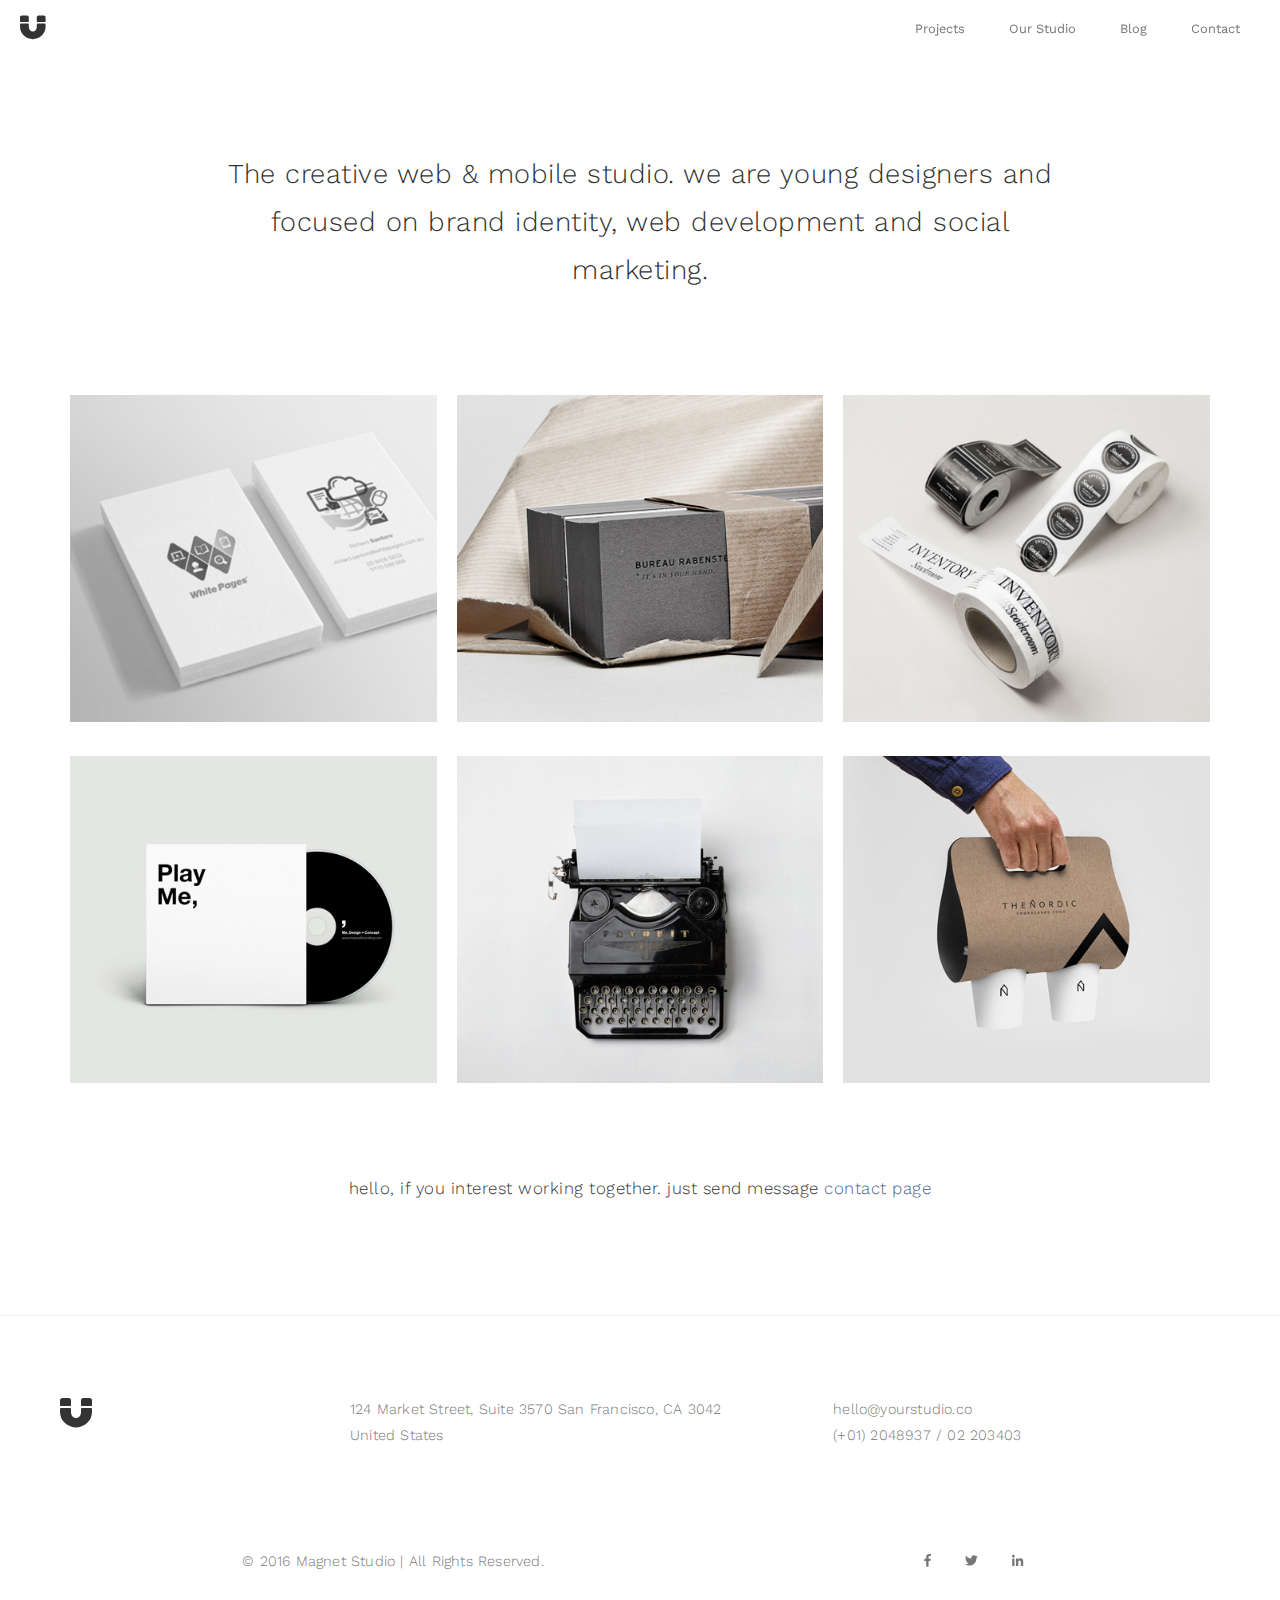
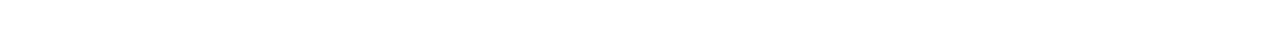
<file: index.html>
<!DOCTYPE html>
<html lang="en">

<head>
    <meta charset="UTF-8">
    <meta name="viewport" content="width=device-width, initial-scale=1.0">
    <meta http-equiv="X-UA-Compatible" content="ie=edge">
    <title>Magnet</title>
    <link rel="icon" type="image/png" sizes="16x16" href="images/favicon-16x16.png">
    <link href="https://fonts.googleapis.com/css?family=Work+Sans:300,400,700" rel="stylesheet">
    <link rel="stylesheet" href="css/normalize.min.css">
    <link rel="stylesheet" href="css/style.css">
</head>

<body>
    <nav class="navigation">
        <div class="container navigation__container">
            <div class="navigation__logo">
                <a href="index.html">
                    <span class="fas fa-magnet"></span>
                </a>
            </div>
            <button class="navigation__hamburger"></button>
            <div class="navigation__hidden-menu">
                <ul class="navigation__list">
                    <li class="list__item">
                        <a href="index.html">Projects</a>
                    </li>
                    <li class="list__item">
                        <a href="our-studio.html">Our Studio</a>
                    </li>
                    <li class="list__item">
                        <a href="blog.html">Blog</a>
                    </li>
                    <li class="list__item">
                        <a href="contact.html">Contact</a>
                    </li>
                </ul>
            </div>
        </div>
    </nav>
    <header class="main-header">
        <div class="container">
            <h1 class="main-header__header">The creative web & mobile studio. we are young designers and focused on brand identity, web development and social
                marketing.
            </h1>
        </div>
    </header>
    <section class="portfolio">
        <div class="container portfolio__container">
            <div class="col-12 col-6-md col-4-lg">
                <div class="portfolio__project">
                    <a href="project.html">
                        <img src="images/portfolio-img1.jpg">
                        <div class="portfolio__overlay">
                            <h3 class="overlay__header">Project Name</h3>
                            <p class="overlay__paragraph">Brand Identity</p>
                        </div>
                    </a>
                </div>
            </div>
            <div class="col-12 col-6-md col-4-lg">
                <div class="portfolio__project">
                    <a href="project.html">
                        <img src="images/portfolio-img2.jpg">
                        <div class="portfolio__overlay">
                            <h3 class="overlay__header">Project Name</h3>
                            <p class="overlay__paragraph">web development</p>
                        </div>
                    </a>
                </div>
            </div>
            <div class="col-12 col-6-md col-4-lg">
                <div class="portfolio__project">
                    <a href="project.html">
                        <img src="images/portfolio-img3.jpg">
                        <div class="portfolio__overlay">
                            <h3 class="overlay__header">Project Name</h3>
                            <p class="overlay__paragraph">mobile app</p>
                        </div>
                    </a>
                </div>
            </div>
            <div class="col-12 col-6-md col-4-lg">
                <div class="portfolio__project">
                    <a href="project.html">
                        <img src="images/portfolio-img4.jpg">
                        <div class="portfolio__overlay">
                            <h3 class="overlay__header">Project Name</h3>
                            <p class="overlay__paragraph">Logo design</p>
                        </div>
                    </a>
                </div>
            </div>
            <div class="col-12 col-6-md col-4-lg">
                <div class="portfolio__project">
                    <a href="project.html">
                        <img src="images/portfolio-img5.jpg">
                        <div class="portfolio__overlay">
                            <h3 class="overlay__header">Project Name</h3>
                            <p class="overlay__paragraph">social marketing</p>
                        </div>
                    </a>
                </div>
            </div>
            <div class="col-12 col-6-md col-4-lg">
                <div class="portfolio__project">
                    <a href="project.html">
                        <img src="images/portfolio-img6.jpg">
                        <div class="portfolio__overlay">
                            <h3 class="overlay__header">Project Name</h3>
                            <p class="overlay__paragraph">fyler disign</p>
                        </div>
                    </a>
                </div>
            </div>
        </div>
        <header>
            <h3 class="portfolio__header">hello, if you interest working together. just send message
                <a href="contact.html">contact page</a>
            </h3>
        </header>
    </section>
    <footer>
        <div class="container">
            <div class="col-12 col-3-md">
                <span class="fas fa-magnet"></span>
            </div>
            <div class="col-12 col-4-md">
                <p class="footer__paragraph">124 Market Street, Suite 3570 San Francisco, CA 3042 United States</p>
            </div>
            <div class="col-12 col-4-md col-offset-1">
                <p class="footer__paragraph footer__email">hello@yourstudio.co</p>
                <p class="footer__paragraph footer__phone">(+01) 2048937 / 02 203403</p>
            </div>
            <div class="col-12">
                <div class="footer__copyrights-container">
                    <p class="footer__paragraph">&copy; 2016 Magnet Studio | All Rights Reserved.</p>
                    <div class="footer__social-media">
                        <a href='https://www.facebook.com' target="_blank">
                            <span class="fab fa-facebook-f"></span>
                        </a>
                        <a href='https://twitter.com/' target="_blank">
                            <span class="fab fa-twitter"></span>
                        </a>
                        <a href='https://www.linkedin.com/' target="_blank">
                            <span class="fab fa-linkedin-in"></span>
                        </a>
                    </div>
                </div>
            </div>
        </div>
    </footer>
    <script src="JS/fontawesome-all.min.js"></script>
    <script src="JS/jquery-3.3.1.min.js"></script>
    <script src="JS/scripts.js"></script>
</body>

</html>
</file>
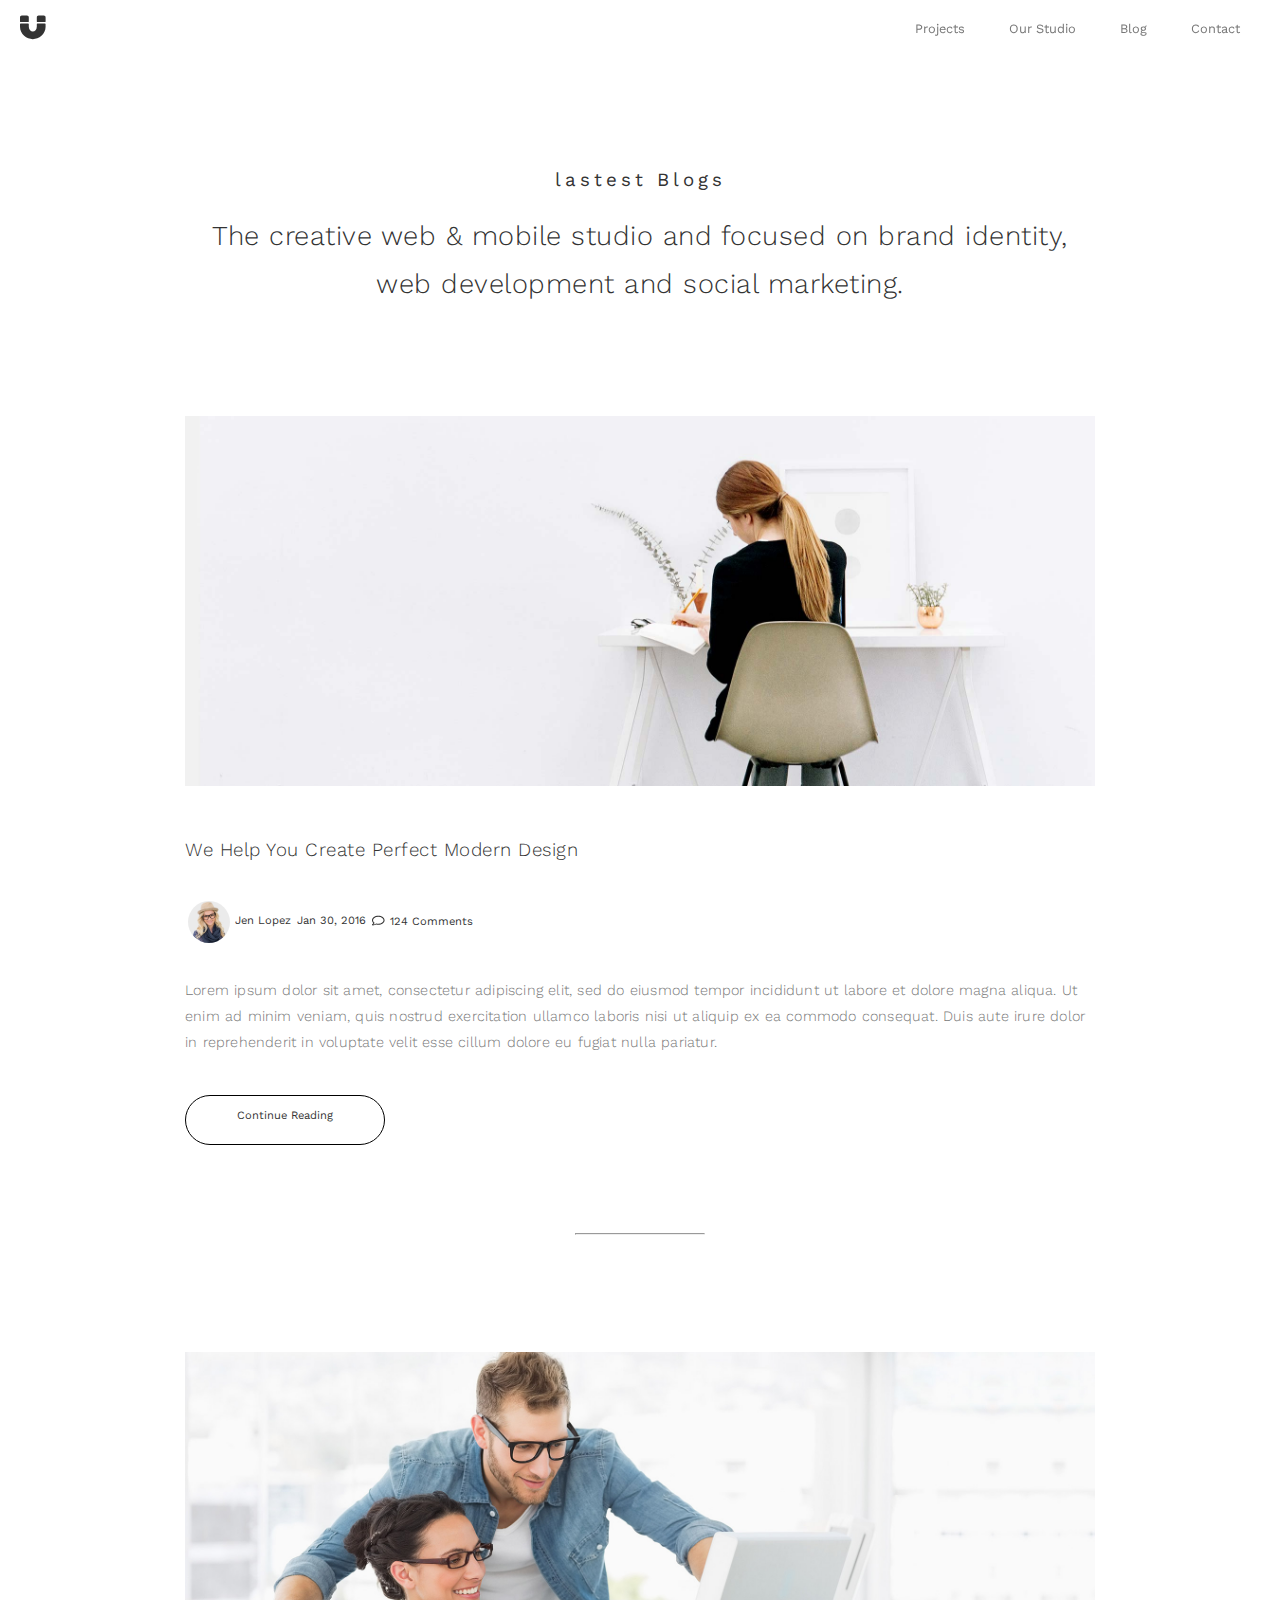
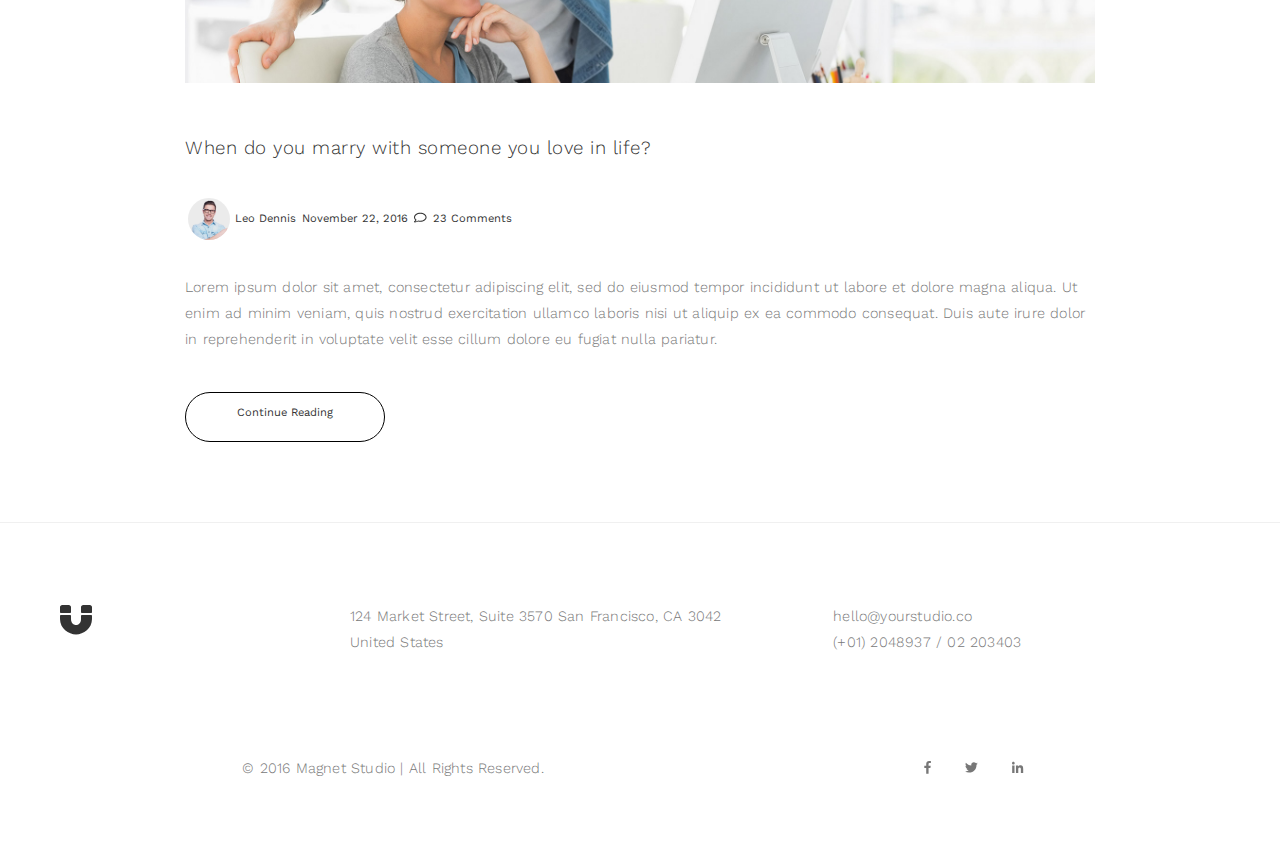
<file: blog.html>
<!DOCTYPE html>
<html lang="en">

<head>
    <meta charset="UTF-8">
    <meta name="viewport" content="width=device-width, initial-scale=1.0">
    <meta http-equiv="X-UA-Compatible" content="ie=edge">
    <title>Magnet</title>
    <link rel="icon" type="image/png" sizes="16x16" href="images/favicon-16x16.png">
    <link href="https://fonts.googleapis.com/css?family=Work+Sans:300,400,700" rel="stylesheet">
    <link rel="stylesheet" href="css/normalize.min.css">
    <link rel="stylesheet" href="css/style.css">
</head>

<body>
    <nav class="navigation">
        <div class="container navigation__container">
            <div class="navigation__logo">
                <a href="index.html">
                    <span class="fas fa-magnet"></span>
                </a>
            </div>
            <button class="navigation__hamburger"></button>
            <div class="navigation__hidden-menu">
                <ul class="navigation__list">
                    <li class="list__item">
                        <a href="index.html">Projects</a>
                    </li>
                    <li class="list__item">
                        <a href="our-studio.html">Our Studio</a>
                    </li>
                    <li class="list__item">
                        <a href="blog.html">Blog</a>
                    </li>
                    <li class="list__item">
                        <a href="contact.html">Contact</a>
                    </li>
                </ul>
            </div>
        </div>
    </nav>
    <header class="blog__header">
        <div class="container">
            <h3 class="article__title">lastest Blogs</h3>
            <h2 class="main-header__header">The creative web & mobile studio and focused on brand identity, web development and social marketing.</h2>
        </div>
    </header>
    <article class="blog__post">
        <div class="container">
            <div class="row">
                <div class="col-12">
                    <div class="blog__image-container">
                        <img class="blog__image" src="images/blog-image1.jpg" alt="article">
                    </div>
                </div>
                <h3>We Help You Create Perfect Modern Design</h3>
                <div class="blog-post__comment">
                    <span class="blog-post__image">
                        <img src="images/author-image1.jpg" alt="author">Jen Lopez</span>
                    <span>Jan 30, 2016</span>
                    <span>
                        <span class="far fa-comment"></span>&ensp;124 Comments</span>
                </div>
                <p>Lorem ipsum dolor sit amet, consectetur adipiscing elit, sed do eiusmod tempor incididunt ut labore et dolore
                    magna aliqua. Ut enim ad minim veniam, quis nostrud exercitation ullamco laboris nisi ut aliquip ex ea
                    commodo consequat. Duis aute irure dolor in reprehenderit in voluptate velit esse cillum dolore eu fugiat
                    nulla pariatur.</p>
                <a href="post.html" class="blog-post__button">Continue Reading</a>
            </div>
        </div>
    </article>
    <hr width="10%" align="center">
    <article class="blog__post">
        <div class="container">
            <div class="row">
                <div class="col-12">
                    <div class="blog__image-container">
                        <img class="blog__image" src="images/blog-image2.jpg" alt="article">
                    </div>
                </div>
                <h3>When do you marry with someone you love in life?</h3>
                <div class="blog-post__comment">
                    <span class="blog-post__image">
                        <img src="images/author-image2.jpg" alt="author">Leo Dennis</span>
                    <span>November 22, 2016</span>
                    <span>
                        <span class="far fa-comment"></span>&ensp;23 Comments</span>
                </div>
                <p>Lorem ipsum dolor sit amet, consectetur adipiscing elit, sed do eiusmod tempor incididunt ut labore et dolore
                    magna aliqua. Ut enim ad minim veniam, quis nostrud exercitation ullamco laboris nisi ut aliquip ex ea
                    commodo consequat. Duis aute irure dolor in reprehenderit in voluptate velit esse cillum dolore eu fugiat
                    nulla pariatur.</p>
                <a href="post.html" class="blog-post__button">Continue Reading</a>
            </div>
        </div>
    </article>
    <footer>
        <div class="container">
            <div class="col-12 col-3-md">
                <span class="fas fa-magnet"></span>
            </div>
            <div class="col-12 col-4-md">
                <p class="footer__paragraph">124 Market Street, Suite 3570 San Francisco, CA 3042 United States</p>
            </div>
            <div class="col-12 col-4-md col-offset-1">
                <p class="footer__paragraph footer__email">hello@yourstudio.co</p>
                <p class="footer__paragraph footer__phone">(+01) 2048937 / 02 203403</p>
            </div>
            <div class="col-12">
                <div class="footer__copyrights-container">
                    <p class="footer__paragraph">&copy; 2016 Magnet Studio | All Rights Reserved.</p>
                    <div class="footer__social-media">
                        <a href='https://www.facebook.com' target="_blank">
                            <span class="fab fa-facebook-f"></span>
                        </a>
                        <a href='https://twitter.com/' target="_blank">
                            <span class="fab fa-twitter"></span>
                        </a>
                        <a href='https://www.linkedin.com/' target="_blank">
                            <span class="fab fa-linkedin-in"></span>
                        </a>
                    </div>
                </div>
            </div>
        </div>
    </footer>
    <script src="JS/fontawesome-all.min.js"></script>
    <script src="JS/jquery-3.3.1.min.js"></script>
    <script src="JS/scripts.js"></script>
</body>

</html>
</file>
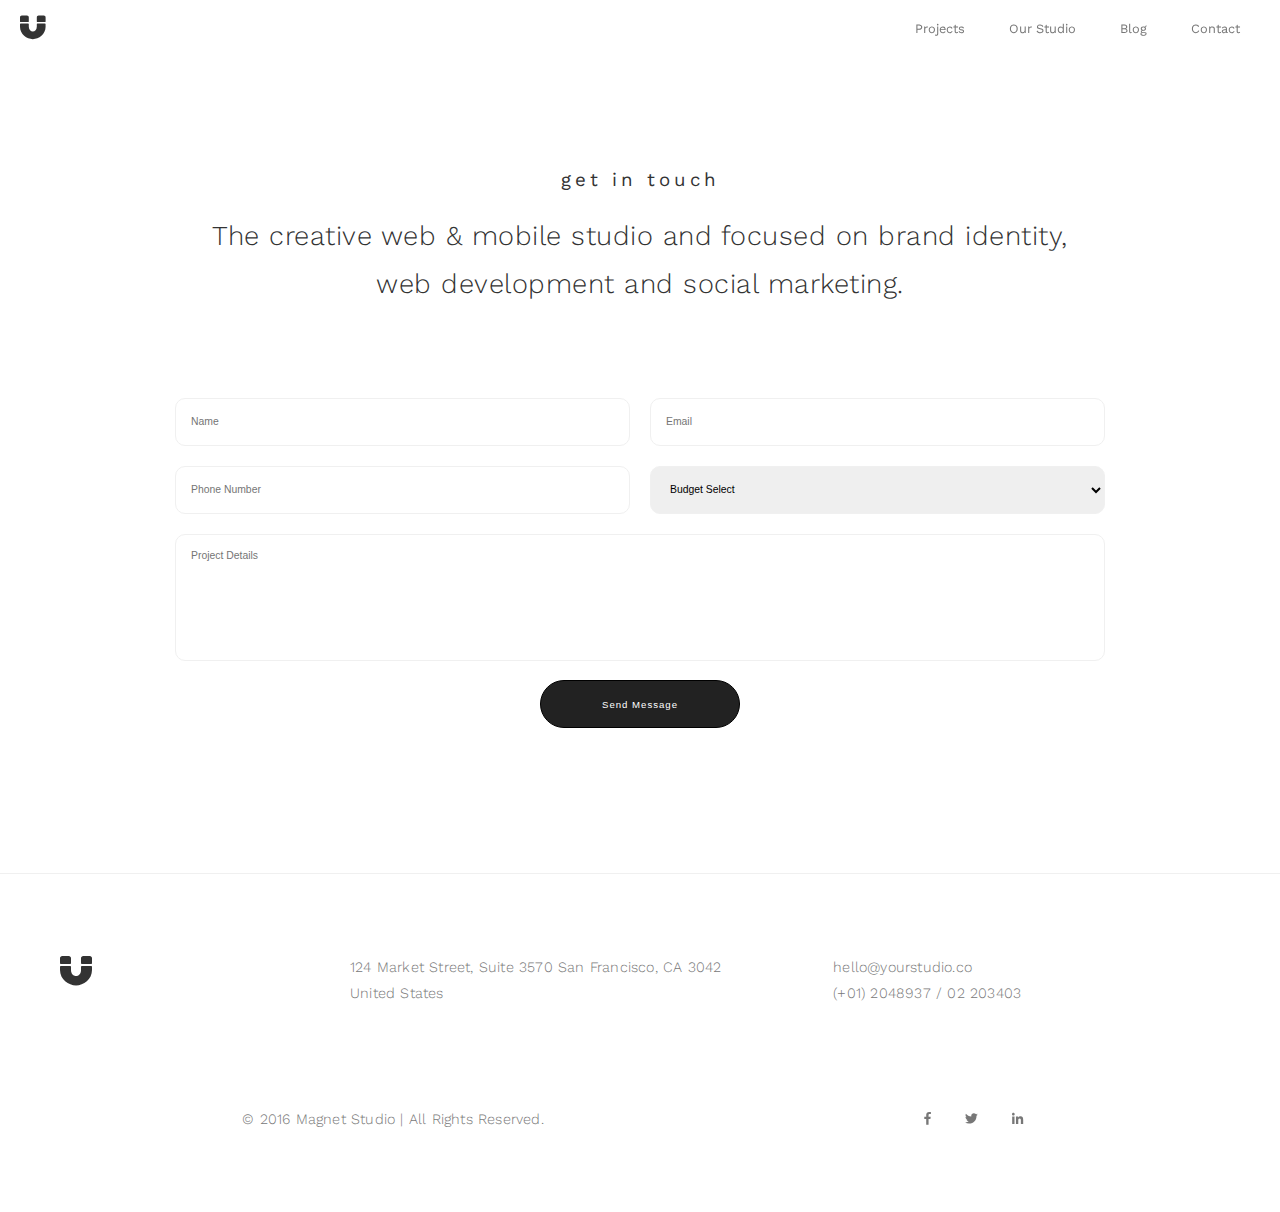
<file: contact.html>
<!DOCTYPE html>
<html lang="en">

<head>
    <meta charset="UTF-8">
    <meta name="viewport" content="width=device-width, initial-scale=1.0">
    <meta http-equiv="X-UA-Compatible" content="ie=edge">
    <title>Magnet</title>
    <link rel="icon" type="image/png" sizes="16x16" href="images/favicon-16x16.png">
    <link href="https://fonts.googleapis.com/css?family=Work+Sans:300,400,700" rel="stylesheet">
    <link rel="stylesheet" href="css/normalize.min.css">
    <link rel="stylesheet" href="css/style.css">
</head>

<body>
    <nav class="navigation">
        <div class="container navigation__container">
            <div class="navigation__logo">
                <a href="index.html">
                    <span class="fas fa-magnet"></span>
                </a>
            </div>
            <button class="navigation__hamburger"></button>
            <div class="navigation__hidden-menu">
                <ul class="navigation__list">
                    <li class="list__item">
                        <a href="index.html">Projects</a>
                    </li>
                    <li class="list__item">
                        <a href="our-studio.html">Our Studio</a>
                    </li>
                    <li class="list__item">
                        <a href="blog.html">Blog</a>
                    </li>
                    <li class="list__item">
                        <a href="contact.html">Contact</a>
                    </li>
                </ul>
            </div>
        </div>
    </nav>
    <section class="contact">
        <div class="container">
            <div class="row">
                <header>
                    <h3 class="article__title">get in touch</h3>
                    <h2 class="main-header__header">The creative web & mobile studio and focused on brand identity, web development and social marketing.</h2>
                </header>
                <form>
                    <div class="col-12 col-6-md">
                        <input class="contact__input" type="text" placeholder="Name">
                    </div>
                    <div class="col-12 col-6-md">
                        <input class="contact__input" type="email" placeholder="Email">
                    </div>
                    <div class="col-12 col-6-md">
                        <input class="contact__input" type="telephone" placeholder="Phone Number">
                    </div>
                    <div class="col-12 col-6-md">
                        <select>
                            <option>Budget Select</option>
                            <option>$1200 to $1600</option>
                            <option>$2200 to $2400</option>
                            <option>$2500 to $3800</option>
                        </select>
                    </div>
                    <div class="col-12">
                        <textarea cols="30" rows="8" placeholder="Project Details"></textarea>
                        <input class="form__button" type="submit" value="Send Message">
                    </div>
                </form>
            </div>
        </div>
    </section>
    <footer>
        <div class="container">
            <div class="col-12 col-3-md">
                <span class="fas fa-magnet"></span>
            </div>
            <div class="col-12 col-4-md">
                <p class="footer__paragraph">124 Market Street, Suite 3570 San Francisco, CA 3042 United States</p>
            </div>
            <div class="col-12 col-4-md col-offset-1">
                <p class="footer__paragraph footer__email">hello@yourstudio.co</p>
                <p class="footer__paragraph footer__phone">(+01) 2048937 / 02 203403</p>
            </div>
            <div class="col-12">
                <div class="footer__copyrights-container">
                    <p class="footer__paragraph">&copy; 2016 Magnet Studio | All Rights Reserved.</p>
                    <div class="footer__social-media">
                        <a href='https://www.facebook.com' target="_blank">
                            <span class="fab fa-facebook-f"></span>
                        </a>
                        <a href='https://twitter.com/' target="_blank">
                            <span class="fab fa-twitter"></span>
                        </a>
                        <a href='https://www.linkedin.com/' target="_blank">
                            <span class="fab fa-linkedin-in"></span>
                        </a>
                    </div>
                </div>
            </div>
        </div>
    </footer>
    <script src="JS/fontawesome-all.min.js"></script>
    <script src="JS/jquery-3.3.1.min.js"></script>
    <script src="JS/scripts.js"></script>
</body>

</html>
</file>
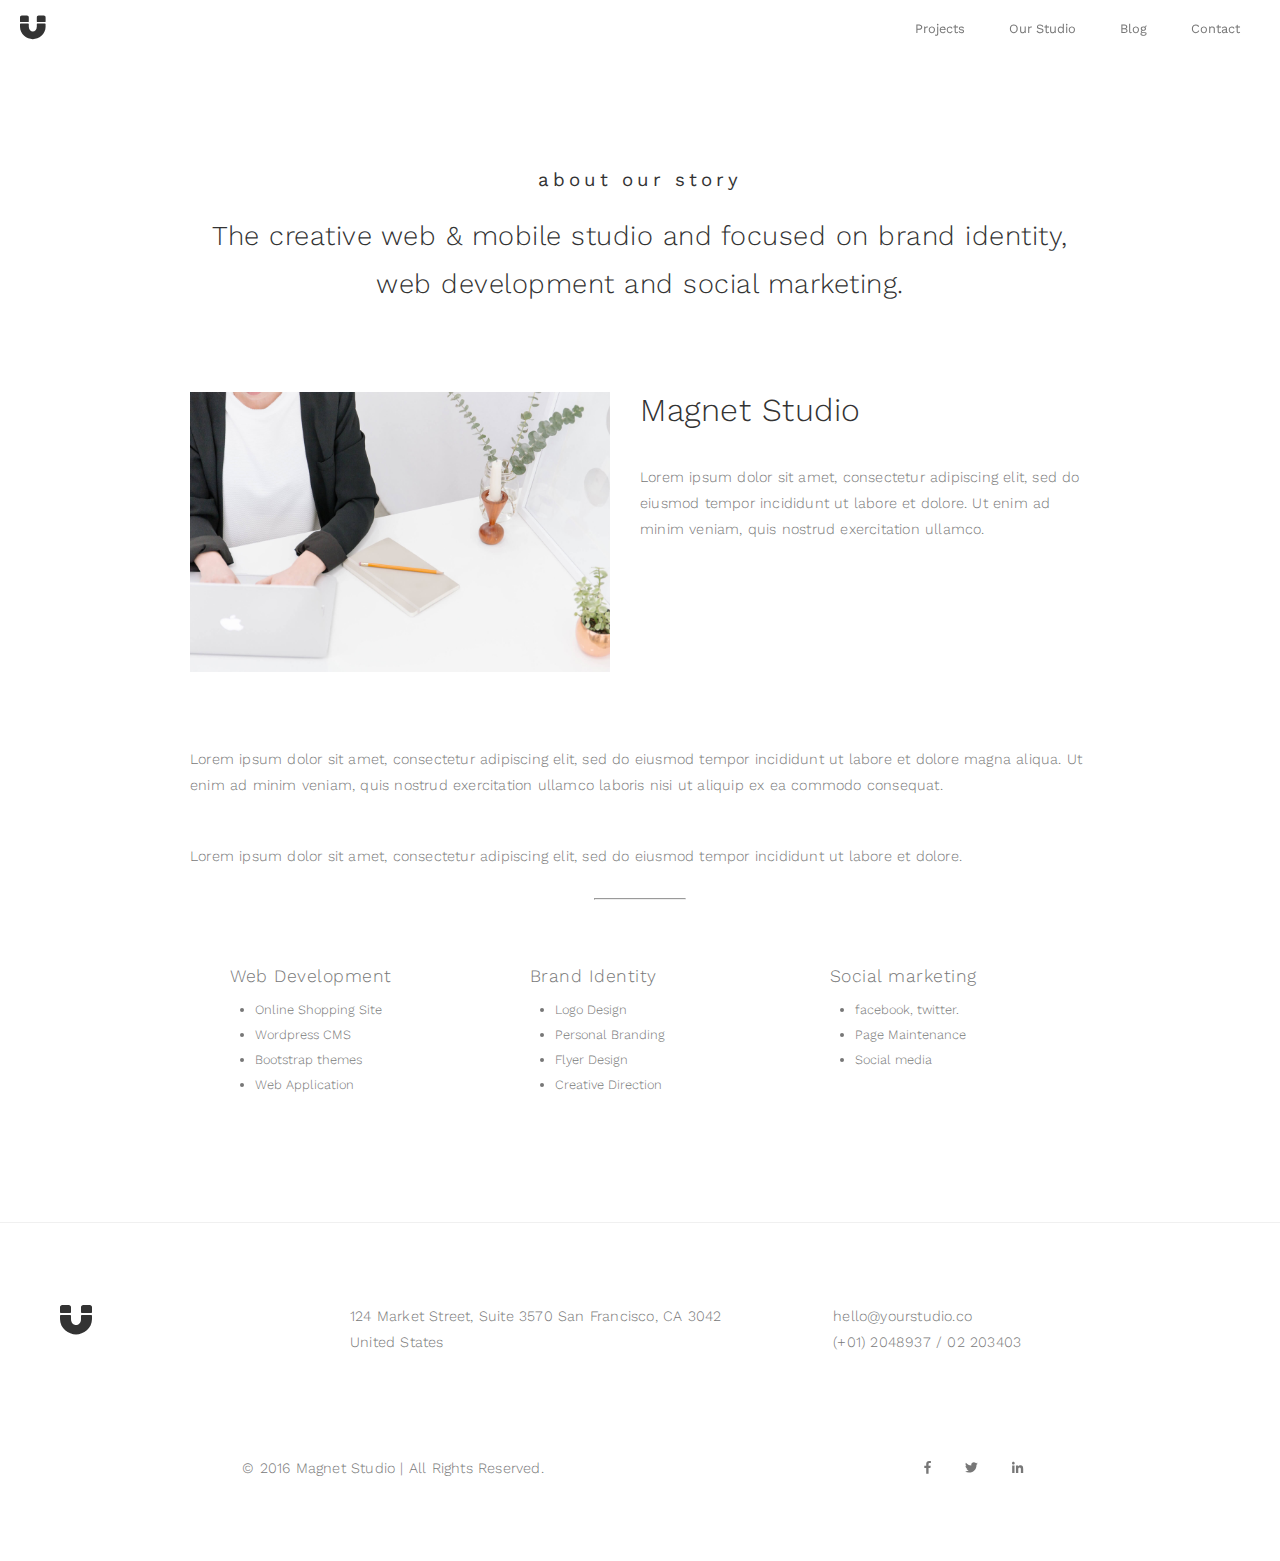
<file: our-studio.html>
<!DOCTYPE html>
<html lang="en">

<head>
    <meta charset="UTF-8">
    <meta name="viewport" content="width=device-width, initial-scale=1.0">
    <meta http-equiv="X-UA-Compatible" content="ie=edge">
    <title>Magnet</title>
    <link rel="icon" type="image/png" sizes="16x16" href="images/favicon-16x16.png">
    <link href="https://fonts.googleapis.com/css?family=Work+Sans:300,400,700" rel="stylesheet">
    <link rel="stylesheet" href="css/normalize.min.css">
    <link rel="stylesheet" href="css/style.css">
</head>

<body>
    <nav class="navigation">
        <div class="container navigation__container">
            <div class="navigation__logo">
                <a href="index.html">
                    <span class="fas fa-magnet"></span>
                </a>
            </div>
            <button class="navigation__hamburger"></button>
            <div class="navigation__hidden-menu">
                <ul class="navigation__list">
                    <li class="list__item">
                        <a href="index.html">Projects</a>
                    </li>
                    <li class="list__item">
                        <a href="our-studio.html">Our Studio</a>
                    </li>
                    <li class="list__item">
                        <a href="blog.html">Blog</a>
                    </li>
                    <li class="list__item">
                        <a href="contact.html">Contact</a>
                    </li>
                </ul>
            </div>
        </div>
    </nav>
    <article class="our-studio">
        <div class="container">
            <div class="row">
                <header>
                    <h3 class="article__title">about our story</h3>
                    <h2 class="main-header__header">The creative web & mobile studio and focused on brand identity, web development and social marketing.</h2>
                </header>
                <div class="our-studio__content">
                    <div class="col-12">
                        <div class="col-12 col-6-md">
                            <div class="our-studio__image-container">
                                <img class="our-studio__image" src="images/about-image.jpg" alt="About us">
                            </div>
                        </div>
                        <div class="col-12 col-6-md">
                            <h2 class="project-header__header magnet-studio-header">Magnet Studio</h2>
                            <p class="our-studio__paragraph">Lorem ipsum dolor sit amet, consectetur adipiscing elit, sed do eiusmod tempor incididunt ut
                                labore et dolore. Ut enim ad minim veniam, quis nostrud exercitation ullamco.</p>
                        </div>
                    </div>
                    <p class="our-studio__paragraph">Lorem ipsum dolor sit amet, consectetur adipiscing elit, sed do eiusmod tempor incididunt ut labore et
                        dolore magna aliqua. Ut enim ad minim veniam, quis nostrud exercitation ullamco laboris nisi ut aliquip
                        ex ea commodo consequat.</p>
                    <p class="our-studio__paragraph">Lorem ipsum dolor sit amet, consectetur adipiscing elit, sed do eiusmod tempor incididunt ut labore et
                        dolore.</p>
                    <hr width="10%" align="center">
                    <div class="our-studio__features-container">
                        <div class="col-12 col-4-md">
                            <div class="our-studio__features">
                                <h3>Web Development</h3>
                                <ul>
                                    <li>Online Shopping Site</li>
                                    <li>Wordpress CMS</li>
                                    <li>Bootstrap themes</li>
                                    <li>Web Application</li>
                                </ul>
                            </div>
                        </div>
                        <div class="col-12 col-4-md">
                            <div class="our-studio__features">
                                <h3>Brand Identity</h3>
                                <ul>
                                    <li>Logo Design</li>
                                    <li>Personal Branding</li>
                                    <li>Flyer Design</li>
                                    <li>Creative Direction</li>
                                </ul>
                            </div>
                        </div>
                        <div class="col-12 col-4-md">
                            <div class="our-studio__features">
                                <h3>Social marketing</h3>
                                <ul>
                                    <li>facebook, twitter.</li>
                                    <li>Page Maintenance</li>
                                    <li>Social media</li>
                                </ul>
                            </div>
                        </div>
                    </div>
                </div>
            </div>
        </div>
    </article>
    <footer>
        <div class="container">
            <div class="col-12 col-3-md">
                <span class="fas fa-magnet"></span>
            </div>
            <div class="col-12 col-4-md">
                <p class="footer__paragraph">124 Market Street, Suite 3570 San Francisco, CA 3042 United States</p>
            </div>
            <div class="col-12 col-4-md col-offset-1">
                <p class="footer__paragraph footer__email">hello@yourstudio.co</p>
                <p class="footer__paragraph footer__phone">(+01) 2048937 / 02 203403</p>
            </div>
            <div class="col-12">
                <div class="footer__copyrights-container">
                    <p class="footer__paragraph">&copy; 2016 Magnet Studio | All Rights Reserved.</p>
                    <div class="footer__social-media">
                        <a href='https://www.facebook.com' target="_blank">
                            <span class="fab fa-facebook-f"></span>
                        </a>
                        <a href='https://twitter.com/' target="_blank">
                            <span class="fab fa-twitter"></span>
                        </a>
                        <a href='https://www.linkedin.com/' target="_blank">
                            <span class="fab fa-linkedin-in"></span>
                        </a>
                    </div>
                </div>
            </div>
        </div>
    </footer>
    <script src="JS/fontawesome-all.min.js"></script>
    <script src="JS/jquery-3.3.1.min.js"></script>
    <script src="JS/scripts.js"></script>
</body>

</html>
</file>
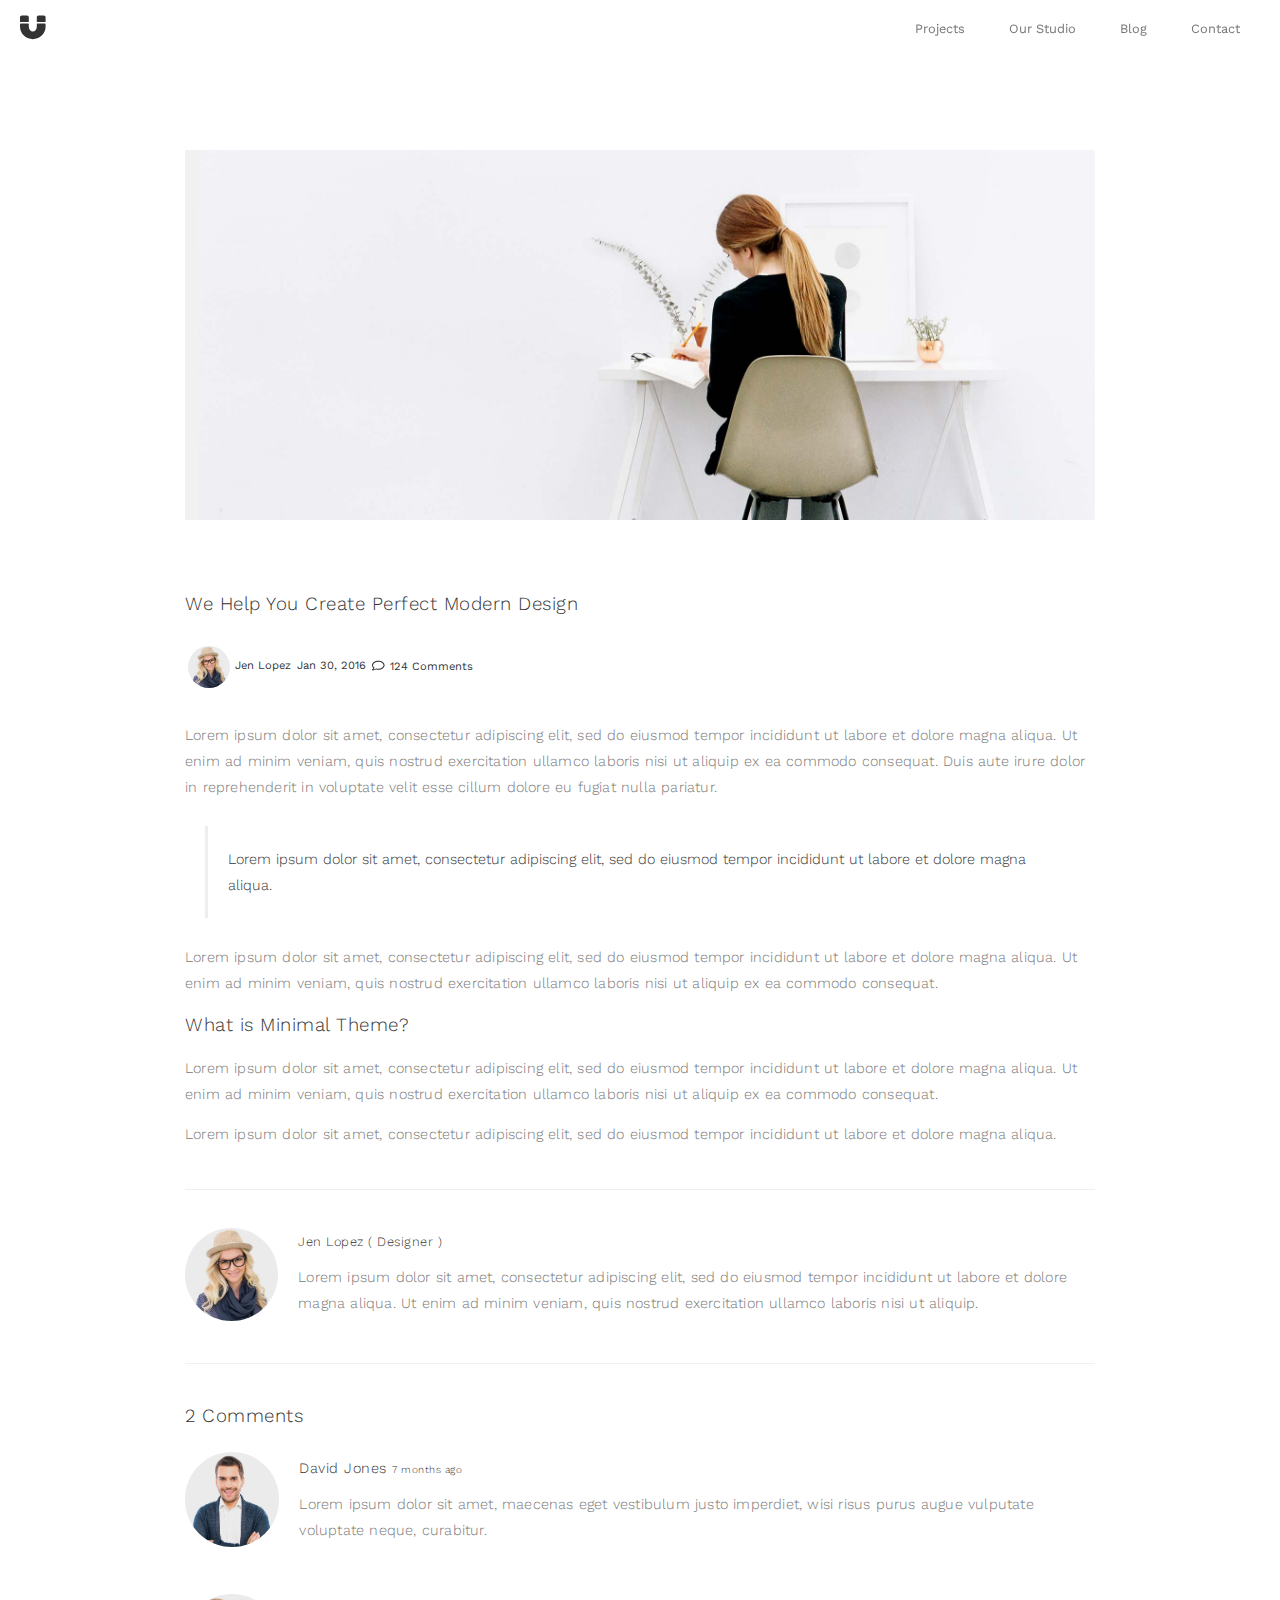
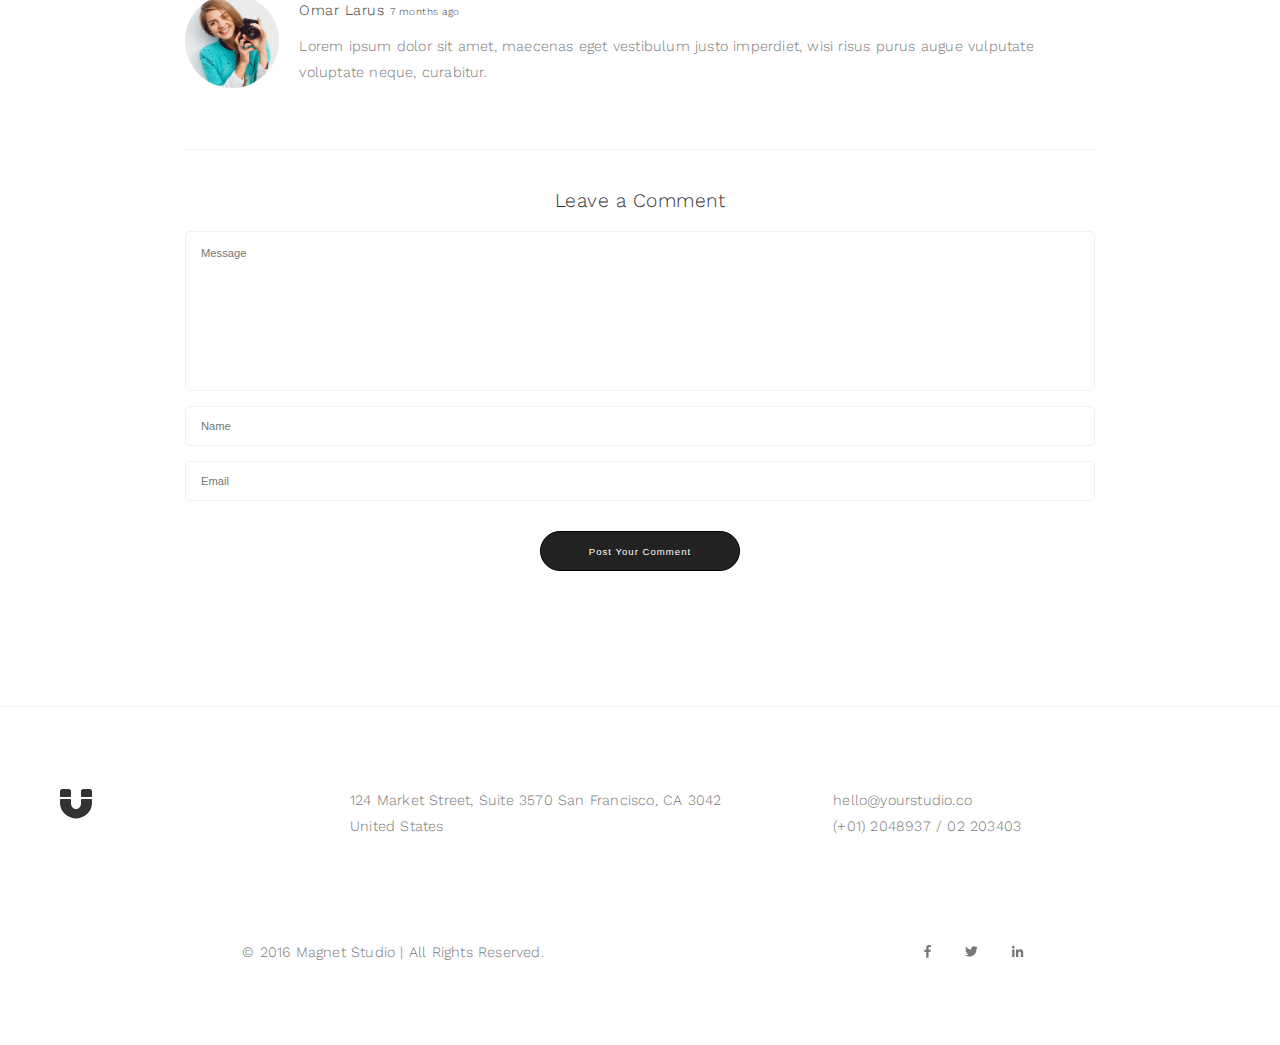
<file: post.html>
<!DOCTYPE html>
<html lang="en">

<head>
    <meta charset="UTF-8">
    <meta name="viewport" content="width=device-width, initial-scale=1.0">
    <meta http-equiv="X-UA-Compatible" content="ie=edge">
    <title>Magnet</title>
    <link rel="icon" type="image/png" sizes="16x16" href="images/favicon-16x16.png">
    <link href="https://fonts.googleapis.com/css?family=Work+Sans:300,400,700" rel="stylesheet">
    <link rel="stylesheet" href="css/normalize.min.css">
    <link rel="stylesheet" href="css/style.css">
</head>

<body>
    <nav class="navigation">
        <div class="container navigation__container">
            <div class="navigation__logo">
                <a href="index.html">
                    <span class="fas fa-magnet"></span>
                </a>
            </div>
            <button class="navigation__hamburger"></button>
            <div class="navigation__hidden-menu">
                <ul class="navigation__list">
                    <li class="list__item">
                        <a href="index.html">Projects</a>
                    </li>
                    <li class="list__item">
                        <a href="our-studio.html">Our Studio</a>
                    </li>
                    <li class="list__item">
                        <a href="blog.html">Blog</a>
                    </li>
                    <li class="list__item">
                        <a href="contact.html">Contact</a>
                    </li>
                </ul>
            </div>
        </div>
    </nav>
    <article class="post">
        <div class="container">
            <div class="row">
                <div class="post__image-container">
                    <img src="images/blog-image1.jpg" alt="article">
                </div>
                <div class="post__article-container">
                    <h3 class="post__header">We Help You Create Perfect Modern Design</h3>
                    <div class="blog-post__comment">
                        <span class="blog-post__image">
                            <img src="images/author-image1.jpg" alt="author">Jen Lopez</span>
                        <span>Jan 30, 2016</span>
                        <span>
                            <span class="far fa-comment"></span>&ensp;124 Comments</span>
                    </div>
                    <p>Lorem ipsum dolor sit amet, consectetur adipiscing elit, sed do eiusmod tempor incididunt ut labore et
                        dolore magna aliqua. Ut enim ad minim veniam, quis nostrud exercitation ullamco laboris nisi ut aliquip
                        ex ea commodo consequat. Duis aute irure dolor in reprehenderit in voluptate velit esse cillum dolore
                        eu fugiat nulla pariatur.</p>
                    <blockquote>Lorem ipsum dolor sit amet, consectetur adipiscing elit, sed do eiusmod tempor incididunt ut labore et
                        dolore magna aliqua.</blockquote>
                    <p>Lorem ipsum dolor sit amet, consectetur adipiscing elit, sed do eiusmod tempor incididunt ut labore et
                        dolore magna aliqua. Ut enim ad minim veniam, quis nostrud exercitation ullamco laboris nisi ut aliquip
                        ex ea commodo consequat.</p>
                    <h3>What is Minimal Theme?</h3>
                    <p>Lorem ipsum dolor sit amet, consectetur adipiscing elit, sed do eiusmod tempor incididunt ut labore et
                        dolore magna aliqua. Ut enim ad minim veniam, quis nostrud exercitation ullamco laboris nisi ut aliquip
                        ex ea commodo consequat.</p>
                    <p>Lorem ipsum dolor sit amet, consectetur adipiscing elit, sed do eiusmod tempor incididunt ut labore et
                        dolore magna aliqua.</p>
                    <div class="post__article-author">
                        <div class="article-author__image">
                            <img src="images/author-image1.jpg" alt="author">
                        </div>
                        <div class="article-author__message">
                            <h3>Jen Lopez ( Designer )</h3>
                            <p>Lorem ipsum dolor sit amet, consectetur adipiscing elit, sed do eiusmod tempor incididunt ut
                                labore et dolore magna aliqua. Ut enim ad minim veniam, quis nostrud exercitation ullamco
                                laboris nisi ut aliquip.</p>
                        </div>
                    </div>
                    <div class="post__article-comments">
                        <h3>2 Comments</h3>
                        <div class="article-comments__comment">
                            <div class="comment__image">
                                <img src="images/comment-image1.jpg" alt="comment">
                            </div>
                            <div class="comment__message">
                                <h3>David Jones
                                    <span>7 months ago</span>
                                </h3>
                                <p>Lorem ipsum dolor sit amet, maecenas eget vestibulum justo imperdiet, wisi risus purus augue
                                    vulputate voluptate neque, curabitur.</p>
                            </div>
                        </div>
                        <div class="article-comments__comment">
                            <div class="comment__image">
                                <img src="images/comment-image2.jpg" alt="comment">
                            </div>
                            <div class="comment__message">
                                <h3>Omar Larus
                                    <span> 7 months ago</span>
                                </h3>
                                <p>Lorem ipsum dolor sit amet, maecenas eget vestibulum justo imperdiet, wisi risus purus augue
                                    vulputate voluptate neque, curabitur.</p>
                            </div>
                        </div>
                    </div>
                </div>
            </div>
        </div>
    </article>
    <section class="comment-section">
        <div class="container">
            <h3>Leave a Comment</h3>
            <form action="#" method="POST">
                <textarea name="message" cols="30" rows="10" placeholder="Message"></textarea>
                <input class="comment-section__input" name="name" type="text" placeholder="Name">
                <input class="comment-section__input" name="email" type="email" placeholder="Email">
                <input class="form__button" type="submit" value="Post Your Comment">
            </form>
        </div>
    </section>
    <footer>
        <div class="container">
            <div class="col-12 col-3-md">
                <span class="fas fa-magnet"></span>
            </div>
            <div class="col-12 col-4-md">
                <p class="footer__paragraph">124 Market Street, Suite 3570 San Francisco, CA 3042 United States</p>
            </div>
            <div class="col-12 col-4-md col-offset-1">
                <p class="footer__paragraph footer__email">hello@yourstudio.co</p>
                <p class="footer__paragraph footer__phone">(+01) 2048937 / 02 203403</p>
            </div>
            <div class="col-12">
                <div class="footer__copyrights-container">
                    <p class="footer__paragraph">&copy; 2016 Magnet Studio | All Rights Reserved.</p>
                    <div class="footer__social-media">
                        <a href='https://www.facebook.com' target="_blank">
                            <span class="fab fa-facebook-f"></span>
                        </a>
                        <a href='https://twitter.com/' target="_blank">
                            <span class="fab fa-twitter"></span>
                        </a>
                        <a href='https://www.linkedin.com/' target="_blank">
                            <span class="fab fa-linkedin-in"></span>
                        </a>
                    </div>
                </div>
            </div>
        </div>
    </footer>
    <script src="JS/fontawesome-all.min.js"></script>
    <script src="JS/jquery-3.3.1.min.js"></script>
    <script src="JS/scripts.js"></script>
</body>

</html>
</file>
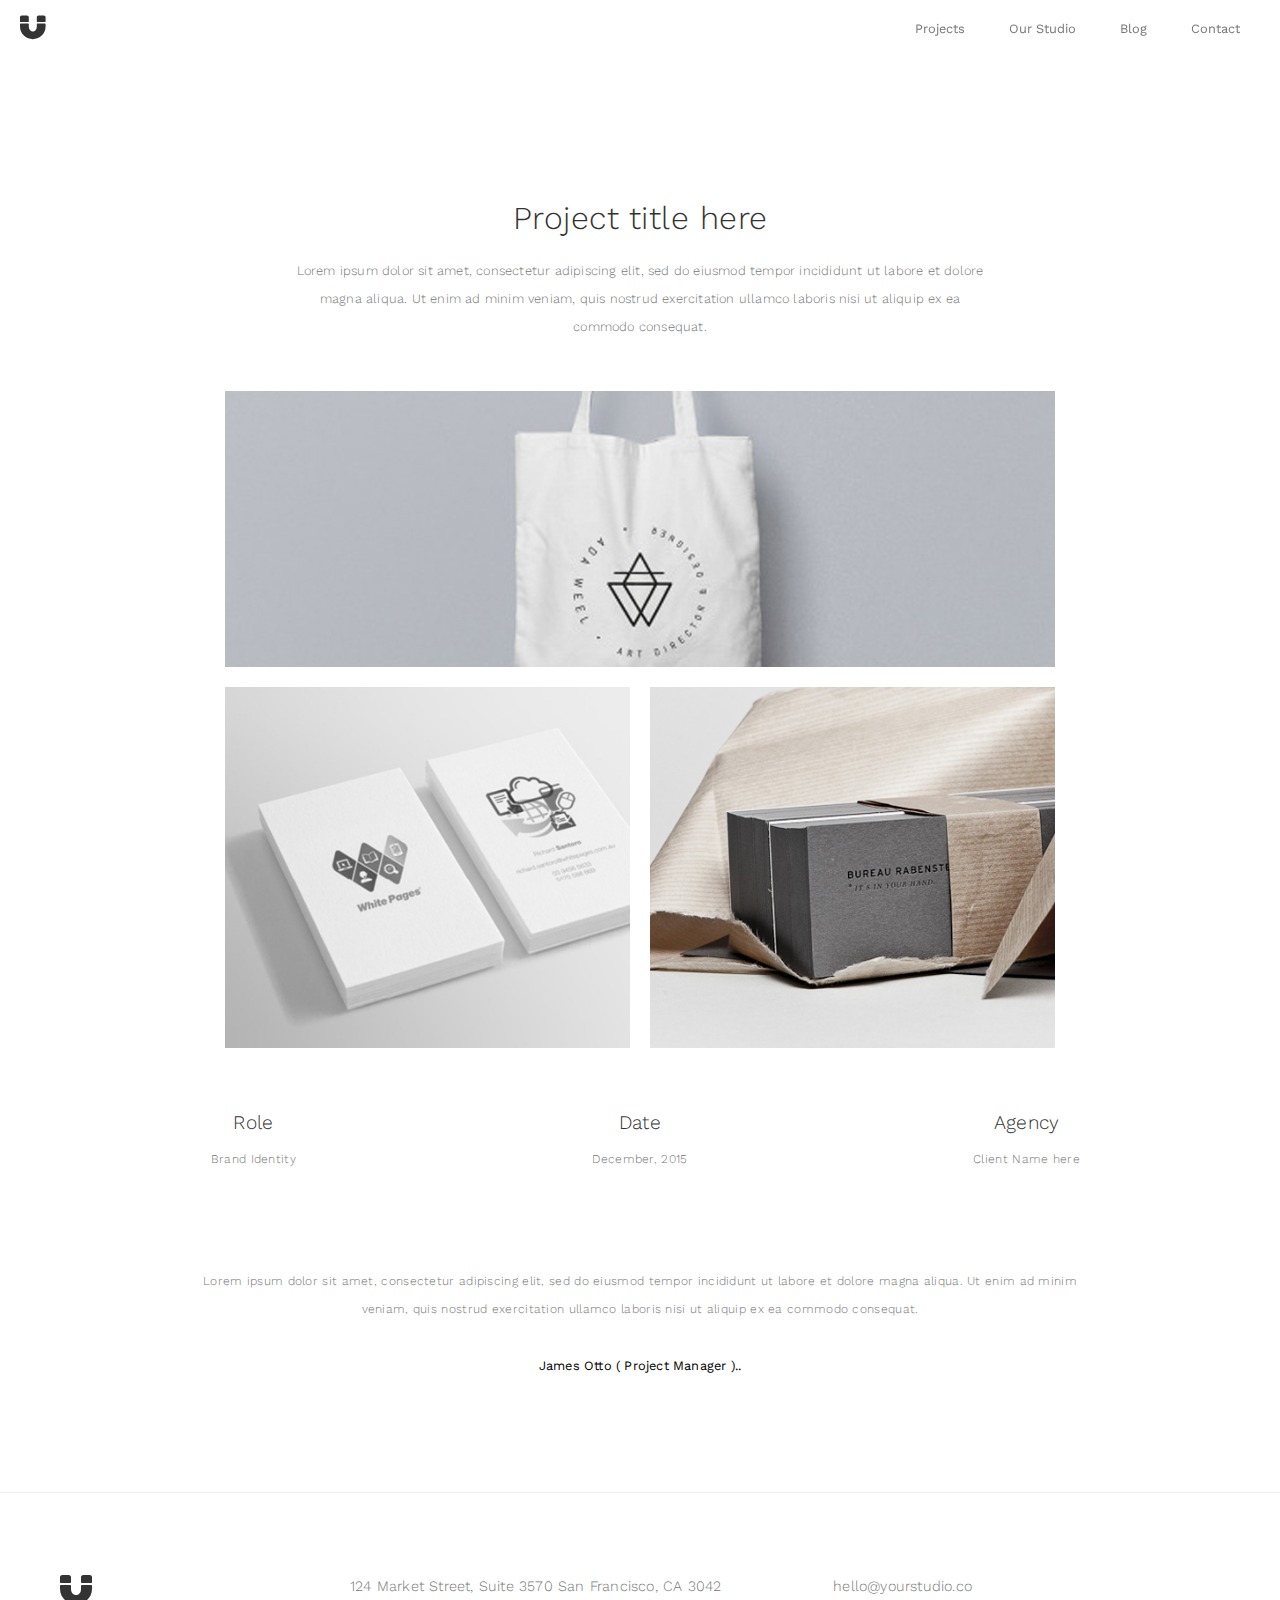
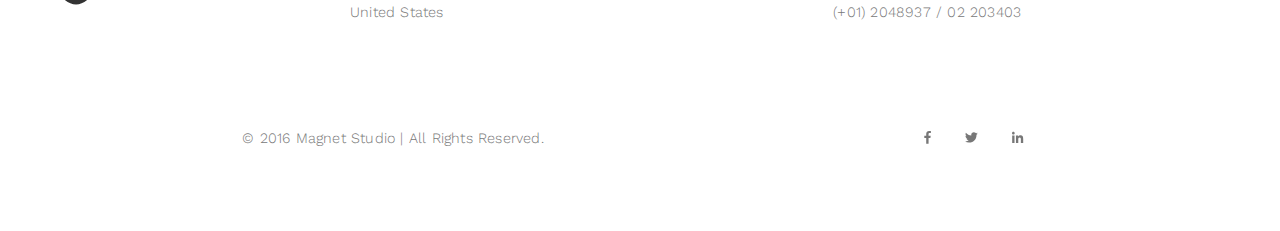
<file: project.html>
<!DOCTYPE html>
<html lang="en">

<head>
    <meta charset="UTF-8">
    <meta name="viewport" content="width=device-width, initial-scale=1.0">
    <meta http-equiv="X-UA-Compatible" content="ie=edge">
    <title>Magnet</title>
    <link rel="icon" type="image/png" sizes="16x16" href="images/favicon-16x16.png">
    <link href="https://fonts.googleapis.com/css?family=Work+Sans:300,400,700" rel="stylesheet">
    <link rel="stylesheet" href="css/normalize.min.css">
    <link rel="stylesheet" href="css/style.css">
</head>

<body>
    <nav class="navigation">
        <div class="container navigation__container">
            <div class="navigation__logo">
                <a href="index.html">
                    <span class="fas fa-magnet"></span>
                </a>
            </div>
            <button class="navigation__hamburger"></button>
            <div class="navigation__hidden-menu">
                <ul class="navigation__list">
                    <li class="list__item">
                        <a href="index.html">Projects</a>
                    </li>
                    <li class="list__item">
                        <a href="our-studio.html">Our Studio</a>
                    </li>
                    <li class="list__item">
                        <a href="blog.html">Blog</a>
                    </li>
                    <li class="list__item">
                        <a href="contact.html">Contact</a>
                    </li>
                </ul>
            </div>
        </div>
    </nav>
    <article class="project">
        <div class="container">
            <div class="row">
                <header class="project-header">
                    <h1 class="project-header__header">Project title here</h1>
                    <p class="project-header__paragraph">Lorem ipsum dolor sit amet, consectetur adipiscing elit, sed do eiusmod tempor incididunt ut labore et
                        dolore magna aliqua. Ut enim ad minim veniam, quis nostrud exercitation ullamco laboris nisi ut aliquip
                        ex ea commodo consequat.
                    </p>
                </header>
                <div class="project__image-container">
                    <div class="image-container">
                        <img src="images/project-img.jpg">
                    </div>
                    <div class="col-12 col-6-md">
                        <div class="project-image__container">
                            <img src="images/portfolio-img1.jpg">
                        </div>
                    </div>
                    <div class="col-12 col-6-md">
                        <div class="project-image__container">
                            <img src="images/portfolio-img2.jpg">
                        </div>
                    </div>
                </div>
                <div class="col-12 col-4-md">
                    <div class="project__container">
                        <h3 class="project__header">Role</h3>
                        <p class="project__paragraph">Brand Identity</p>
                    </div>
                </div>
                <div class="col-12 col-4-md">
                    <div class="project__container">
                        <h3 class="project__header">Date</h3>
                        <p class="project__paragraph">December, 2015</p>
                    </div>
                </div>
                <div class="col-12 col-4-md">
                    <div class="project__container">
                        <h3 class="project__header">Agency</h3>
                        <p class="project__paragraph">Client Name here</p>
                    </div>
                </div>
                <div class="col-12">
                    <p class="project__paragraph project-quote__paragraph">Lorem ipsum dolor sit amet, consectetur adipiscing elit, sed do eiusmod tempor incididunt ut labore et
                        dolore magna aliqua. Ut enim ad minim veniam, quis nostrud exercitation ullamco laboris nisi ut aliquip
                        ex ea commodo consequat.</p>
                    <p class="project-author__paragraph">James Otto ( Project Manager )..</p>
                </div>
            </div>
        </div>
    </article>
    <footer>
        <div class="container">
            <div class="col-12 col-3-md">
                <span class="fas fa-magnet"></span>
            </div>
            <div class="col-12 col-4-md">
                <p class="footer__paragraph">124 Market Street, Suite 3570 San Francisco, CA 3042 United States</p>
            </div>
            <div class="col-12 col-4-md col-offset-1">
                <p class="footer__paragraph footer__email">hello@yourstudio.co</p>
                <p class="footer__paragraph footer__phone">(+01) 2048937 / 02 203403</p>
            </div>
            <div class="col-12">
                <div class="footer__copyrights-container">
                    <p class="footer__paragraph">&copy; 2016 Magnet Studio | All Rights Reserved.</p>
                    <div class="footer__social-media">
                        <a href='https://www.facebook.com' target="_blank">
                            <span class="fab fa-facebook-f"></span>
                        </a>
                        <a href='https://twitter.com/' target="_blank">
                            <span class="fab fa-twitter"></span>
                        </a>
                        <a href='https://www.linkedin.com/' target="_blank">
                            <span class="fab fa-linkedin-in"></span>
                        </a>
                    </div>
                </div>
            </div>
        </div>
    </footer>
    <script src="JS/fontawesome-all.min.js"></script>
    <script src="JS/jquery-3.3.1.min.js"></script>
    <script src="JS/scripts.js"></script>
</body>

</html>
</file>
<file: css/style.css>
* {
  -webkit-box-sizing: border-box;
  box-sizing: border-box;
  outline: 0; }

body {
  font-family: 'Work Sans', sans-serif;
  color: #333333; }

.row:after {
  display: table;
  content: "";
  clear: both; }

[class*="col-"] {
  float: left;
  min-height: 1px; }

.col-6 {
  width: 50%; }

.col-12 {
  width: 100%; }

a {
  color: inherit;
  text-decoration: none; }

h1, h2, h3, h4, h5, h6 {
  font-weight: 300;
  letter-spacing: 0.5px; }

p {
  color: #777;
  font-weight: 300;
  line-height: 26px;
  letter-spacing: 0.2px;
  font-size: 0.8em; }

img {
  max-width: 100%; }

.container {
  max-width: 1200px;
  overflow: auto;
  padding: 0 20px;
  margin: 0 auto; }

.navigation {
  background-color: white;
  height: 60px;
  width: 100%;
  position: fixed;
  -webkit-transition: border-bottom 0.2s;
  -o-transition: border-bottom 0.2s;
  transition: border-bottom 0.2s;
  z-index: 100; }

.navigation__container {
  position: relative; }

.navigation__logo {
  position: fixed;
  top: 14px;
  left: 20px;
  z-index: 101; }
  .navigation__logo .fa-magnet {
    font-size: 1.6em; }

.navigation__hidden-menu {
  position: fixed;
  background-color: white;
  top: 0;
  right: 0;
  width: 100%;
  height: 100%;
  z-index: 100;
  opacity: 0;
  -webkit-transform: translateX(100%);
  -ms-transform: translateX(100%);
  transform: translateX(100%);
  -webkit-transition: .5s all;
  -o-transition: .5s all;
  transition: .5s all; }

.navigation__hidden-menu--is-active {
  opacity: 1;
  -webkit-transform: translateX(0);
  -ms-transform: translateX(0);
  transform: translateX(0); }

.navigation__list {
  position: absolute;
  color: black;
  width: 100%;
  padding: 0;
  margin: 0;
  list-style-type: none;
  top: 50%;
  left: 50%;
  -webkit-transform: translate(-50%, -50%);
  -ms-transform: translate(-50%, -50%);
  transform: translate(-50%, -50%);
  text-align: center; }
  .navigation__list .list__item {
    margin: 10px 0; }
    .navigation__list .list__item a {
      width: 100%;
      display: block;
      padding: 10px;
      border-top: 2px solid white;
      border-bottom: 2px solid white; }
      .navigation__list .list__item a:hover {
        border-bottom: 2px solid black;
        border-top: 2px solid black;
        color: #444444; }

.navigation__hamburger {
  width: 40px;
  height: 30px;
  border: 0;
  border-top: 4px solid #000;
  background-color: transparent;
  -webkit-transition: 0.3s all;
  -o-transition: 0.3s all;
  transition: 0.3s all;
  position: fixed;
  top: 17px;
  right: 20px;
  cursor: pointer;
  z-index: 101; }

.navigation__hamburger::after, .navigation__hamburger::before {
  content: "";
  position: absolute;
  top: 0;
  left: 0;
  width: 100%;
  border-top: 4px solid #000;
  -webkit-transform: translateY(7px);
  -ms-transform: translateY(7px);
  transform: translateY(7px); }

.navigation__hamburger::after {
  -webkit-transform: translateY(18px);
  -ms-transform: translateY(18px);
  transform: translateY(18px);
  -webkit-transition: 0.3s all;
  -o-transition: 0.3s all;
  transition: 0.3s all; }

.navigation__hamburger--is-active {
  -webkit-transform: rotate(45deg) translateY(6px);
  -ms-transform: rotate(45deg) translateY(6px);
  transform: rotate(45deg) translateY(6px);
  -webkit-transition: 0.3s all;
  -o-transition: 0.3s all;
  transition: 0.3s all;
  border: none; }

.navigation__hamburger--is-active::after {
  -webkit-transform: rotate(-90deg) translateX(-7px);
  -ms-transform: rotate(-90deg) translateX(-7px);
  transform: rotate(-90deg) translateX(-7px); }

.main-header {
  min-height: 300px; }

.main-header__header {
  font-size: 1.2em;
  width: 100%;
  max-width: 900px;
  margin: 0 auto;
  padding: 150px 15px 0 15px;
  text-align: center;
  line-height: 48px;
  text-align: center;
  font-weight: 300;
  letter-spacing: 0.5px;
  z-index: -1; }

.portfolio {
  padding: 80px 0; }

.portfolio__container {
  margin: 0 auto; }

.portfolio__project {
  position: relative;
  margin: 15px auto;
  max-width: 460px;
  max-height: 410px; }
  .portfolio__project a {
    display: block; }

.portfolio__overlay {
  position: absolute;
  text-align: center;
  color: #f0f0f0;
  top: 0;
  left: 0;
  right: 0;
  bottom: 0;
  width: 100%;
  height: 100%;
  opacity: 0;
  -webkit-transition: all 0.5s;
  -o-transition: all 0.5s;
  transition: all 0.5s;
  background-color: rgba(34, 34, 34, 0.8);
  max-width: 460px;
  max-height: 410px;
  display: -webkit-box;
  display: -webkit-flex;
  display: -ms-flexbox;
  display: flex;
  -webkit-box-pack: center;
  -webkit-justify-content: center;
  -ms-flex-pack: center;
  justify-content: center;
  -webkit-box-align: center;
  -webkit-align-items: center;
  -ms-flex-align: center;
  align-items: center;
  -webkit-box-orient: vertical;
  -webkit-box-direction: normal;
  -webkit-flex-direction: column;
  -ms-flex-direction: column;
  flex-direction: column; }
  .portfolio__overlay:hover {
    opacity: 1; }

.overlay__header {
  font-size: 1.1em;
  font-weight: 300;
  margin: 5px; }

.overlay__paragraph {
  font-size: 0.6em;
  letter-spacing: 1px;
  text-transform: uppercase;
  font-weight: 800; }

.portfolio__header {
  font-size: 1.05em;
  font-weight: 300;
  padding: 60px 15px 20px 15px;
  text-align: center; }
  .portfolio__header a {
    color: #4d638c; }

footer {
  padding: 80px 0;
  text-align: center;
  border-top: 1px solid #f0f0f0; }
  footer .fa-magnet {
    font-size: 2em; }

.footer__paragraph {
  padding: 35px 0; }

.footer__email {
  padding: 0;
  margin: 0; }

.footer__phone {
  padding: 0;
  margin: 10px 0; }

.footer__social-media {
  color: #777777;
  font-size: 0.8em; }
  .footer__social-media a {
    margin: 20px 15px 0 15px; }

@media only screen and (min-width: 480px) {
  .navigation__hidden-menu {
    width: 300px;
    border-left: 3px solid black; } }

@media only screen and (min-width: 768px) {
  .col-offset-1 {
    margin-left: 8.33%; }
  .col-3-md {
    width: 25%; }
  .col-4-md {
    width: 33.33%; }
  .col-6-md {
    width: 50%; }
  p {
    font-size: 0.9em; }
  .navigation__hamburger {
    display: none; }
  .navigation__hidden-menu {
    opacity: 1;
    -webkit-transform: translateX(0);
    -ms-transform: translateX(0);
    transform: translateX(0);
    background-color: transparent;
    border-left: none;
    width: 100%;
    height: 0; }
  .navigation__list {
    font-size: 0.8em;
    padding-right: 20px;
    color: #777777;
    position: fixed;
    top: 40px;
    right: 0;
    height: 60px;
    text-align: right; }
    .navigation__list .list__item {
      display: inline-block;
      margin: 0; }
      .navigation__list .list__item a {
        padding: 10px 20px; }
        .navigation__list .list__item a:hover {
          border-bottom: none;
          border-top: none;
          color: #444444; }
  .portfolio .col-6-md {
    padding: 0 10px; }
  .main-header__header {
    font-size: 1.5em; }
  footer {
    text-align: left; }
  .footer__paragraph {
    margin: 0;
    padding: 0; }
  .footer__copyrights-container {
    margin-top: 100px;
    display: -webkit-box;
    display: -webkit-flex;
    display: -ms-flexbox;
    display: flex;
    -webkit-justify-content: space-around;
    -ms-flex-pack: distribute;
    justify-content: space-around;
    -webkit-box-align: center;
    -webkit-align-items: center;
    -ms-flex-align: center;
    align-items: center; } }

@media only screen and (min-width: 1200px) {
  .col-4-lg {
    width: 33.33%; }
  .main-header__header {
    font-size: 1.7em; } }

.project {
  text-align: center;
  padding: 100px 10px; }

.project-header {
  font-weight: 300;
  padding: 0 20px; }

.project-header__header {
  font-size: 1.5em;
  padding-top: 100px;
  font-weight: 300;
  margin: 0 0 20px 0; }

.project-header__paragraph {
  font-size: 0.8em;
  width: 100%;
  max-width: 700px;
  margin: 0 auto;
  line-height: 28px; }

.image-container {
  max-width: 460px;
  margin: 0 auto;
  margin-top: 50px; }

.project-image__container {
  max-width: 460px;
  margin: 15px auto; }

.project__container {
  margin: 45px 0; }

.project__header {
  font-size: 1.2em;
  font-weight: 300;
  margin: 25px 0 5px 0;
  letter-spacing: 0.3px; }

.project__paragraph {
  font-size: 0.75em;
  font-weight: 300;
  letter-spacing: 0.3px; }

.project-quote__paragraph {
  max-width: 900px;
  margin: 100px auto 30px auto;
  line-height: 28px; }

.project-author__paragraph {
  font-size: 0.8em;
  color: black;
  font-weight: 400; }

@media only screen and (min-width: 768px) {
  .project-quote__paragraph {
    margin-top: 50px; }
  .image-container {
    max-width: 850px;
    padding: 0 10px; }
  .project__image-container {
    max-width: 850px;
    margin: 0 auto; }
    .project__image-container .col-6-md {
      padding: 0 10px; }
  .project-header__header {
    font-size: 2em; } }

.our-studio {
  text-align: center; }
  .our-studio .main-header__header {
    padding-top: 0; }
  .our-studio .project-header__header {
    padding-top: 0; }

.article__title {
  padding-top: 170px;
  margin: 0 0 20px 0;
  text-align: center;
  letter-spacing: 4px;
  font-weight: 400; }

.our-studio__image-container {
  max-width: 680px;
  margin: 70px auto; }

.our-studio__paragraph {
  padding: 30px 0; }

.our-studio__features-container {
  padding: 40px 0 120px 0;
  overflow: auto; }

.our-studio__features {
  color: #777777; }
  .our-studio__features h3 {
    font-size: 1.4em;
    font-weight: 300; }
  .our-studio__features ul {
    width: 250px;
    margin: 0 auto;
    text-align: left;
    padding-left: 70px; }
  .our-studio__features li {
    font-size: 0.8em;
    margin: 10px 0;
    font-weight: 300; }

@media only screen and (min-width: 768px) {
  .our-studio {
    text-align: left; }
  .our-studio__content {
    max-width: 900px;
    margin: 0 auto; }
  .our-studio__image-container {
    padding-right: 30px; }
  .our-studio__paragraph {
    padding: 15px 0; }
  .our-studio__features {
    padding-left: 40px; }
    .our-studio__features h3 {
      font-size: 1.1em; }
    .our-studio__features ul {
      padding-left: 20px; }
  .magnet-studio-header {
    margin-top: 70px; } }

.blog__header .main-header__header {
  padding-top: 0; }

.blog__header .project-header__header {
  padding-top: 0; }

.blog__post {
  text-align: center;
  padding: 40px 0;
  max-width: 950px;
  margin: 0 auto; }

.blog__image-container {
  max-width: 950px;
  margin: 0 auto;
  padding: 50px 0; }

.blog-post__comment {
  display: -webkit-box;
  display: -webkit-flex;
  display: -ms-flexbox;
  display: flex;
  -webkit-box-pack: center;
  -webkit-justify-content: center;
  -ms-flex-pack: center;
  justify-content: center;
  -webkit-box-align: center;
  -webkit-align-items: center;
  -ms-flex-align: center;
  align-items: center;
  font-size: 0.7em;
  padding: 20px 0; }
  .blog-post__comment img {
    width: 42px;
    border-radius: 100%;
    margin-right: 5px; }
  .blog-post__comment span {
    margin: 0 3px; }

.blog-post__image {
  display: -webkit-box;
  display: -webkit-flex;
  display: -ms-flexbox;
  display: flex;
  -webkit-box-align: center;
  -webkit-align-items: center;
  -ms-flex-align: center;
  align-items: center; }

.blog-post__button {
  font-size: 0.7em;
  text-align: center;
  display: block;
  width: 200px;
  height: 50px;
  margin: 40px auto;
  border-radius: 100px;
  padding: 14px 20px;
  border: 1px solid black;
  -webkit-transition: 0.4s all;
  -o-transition: 0.4s all;
  transition: 0.4s all; }
  .blog-post__button:hover {
    background-color: black;
    color: white; }

@media only screen and (min-width: 768px) {
  .blog__post {
    text-align: left; }
  .blog-post__comment {
    -webkit-box-pack: start;
    -webkit-justify-content: flex-start;
    -ms-flex-pack: start;
    justify-content: flex-start; }
  .blog-post__button {
    margin: 40px 0; } }

.post {
  padding: 150px 0 20px 0;
  text-align: center;
  max-width: 950px;
  margin: 0 auto; }
  .post blockquote {
    text-align: left;
    font-size: 0.9em;
    border-left: 3px solid #eee;
    padding: 20px;
    margin: 26px 20px;
    line-height: 26px;
    font-weight: 300; }

.post__header {
  margin: 70px 0 10px 0; }

.post__image-container {
  max-width: 950px;
  margin: 0 auto; }

.post__article-author {
  margin: 42px 0;
  padding: 32px 0;
  border-top: 1px solid #f0f0f0;
  border-bottom: 1px solid #f0f0f0;
  overflow: auto;
  display: -webkit-box;
  display: -webkit-flex;
  display: -ms-flexbox;
  display: flex;
  -webkit-box-pack: center;
  -webkit-justify-content: center;
  -ms-flex-pack: center;
  justify-content: center;
  -webkit-box-align: center;
  -webkit-align-items: center;
  -ms-flex-align: center;
  align-items: center; }
  .post__article-author img {
    border-radius: 100%;
    margin-right: 10px; }

.post__article-comments {
  text-align: left;
  padding-bottom: 20px;
  border-bottom: 1px solid #f0f0f0; }

.article-author__image {
  width: 190px;
  padding-right: 20px; }

.article-author__message {
  text-align: left; }
  .article-author__message h3 {
    font-size: 0.8em; }

.article-comments__comment {
  text-align: left;
  display: -webkit-box;
  display: -webkit-flex;
  display: -ms-flexbox;
  display: flex;
  -webkit-box-pack: center;
  -webkit-justify-content: center;
  -ms-flex-pack: center;
  justify-content: center;
  -webkit-box-align: center;
  -webkit-align-items: center;
  -ms-flex-align: center;
  align-items: center;
  overflow: auto;
  margin-bottom: 30px; }
  .article-comments__comment img {
    border-radius: 100%;
    margin-right: 10px; }

.comment__image {
  width: 110px; }

.comment__message {
  margin-left: 20px; }
  .comment__message h3 {
    font-size: 0.9em; }
    .comment__message h3 span {
      font-size: 0.7em; }

.comment-section {
  text-align: center;
  max-width: 950px;
  margin: 0 auto;
  padding-bottom: 120px; }
  .comment-section h3 {
    font-size: 1.2em; }
  .comment-section textarea, .comment-section .comment-section__input {
    display: block;
    color: #777777;
    font-size: 0.7em;
    font-weight: 300;
    width: 100%;
    resize: none;
    border: 1px solid #f0f0f0;
    -webkit-transition: border 0.8s;
    -o-transition: border 0.8s;
    transition: border 0.8s;
    margin-bottom: 15px;
    border-radius: 5px;
    padding: 15px; }
    .comment-section textarea:hover, .comment-section .comment-section__input:hover {
      border: 1px solid black; }
  .comment-section input {
    height: 40px; }

.form__button {
  font-size: 0.6em;
  margin: 15px auto;
  width: 200px;
  height: 48px;
  border-radius: 24px;
  letter-spacing: 1px;
  color: white;
  background-color: #222;
  -webkit-transition: background-color 0.3s;
  -o-transition: background-color 0.3s;
  transition: background-color 0.3s;
  border: 1px solid black;
  cursor: pointer; }
  .form__button:hover {
    background-color: #000000; }

@media only screen and (min-width: 768px) {
  .post {
    text-align: left; } }

.contact {
  text-align: center;
  padding-bottom: 120px; }
  .contact .col-6, .contact .col-12 {
    padding: 10px; }
  .contact .main-header__header {
    padding-top: 0; }
  .contact .project-header__header {
    padding-top: 0; }
  .contact form {
    max-width: 950px;
    padding-top: 80px;
    margin: 0 auto;
    overflow: auto; }
    .contact form .contact__input, .contact form select, .contact form textarea {
      width: 100%;
      height: 48px;
      border-radius: 10px;
      border: 1px solid #f0f0f0;
      padding: 15px;
      font-size: 0.65em; }
    .contact form textarea {
      height: auto;
      resize: none; }
</file>
